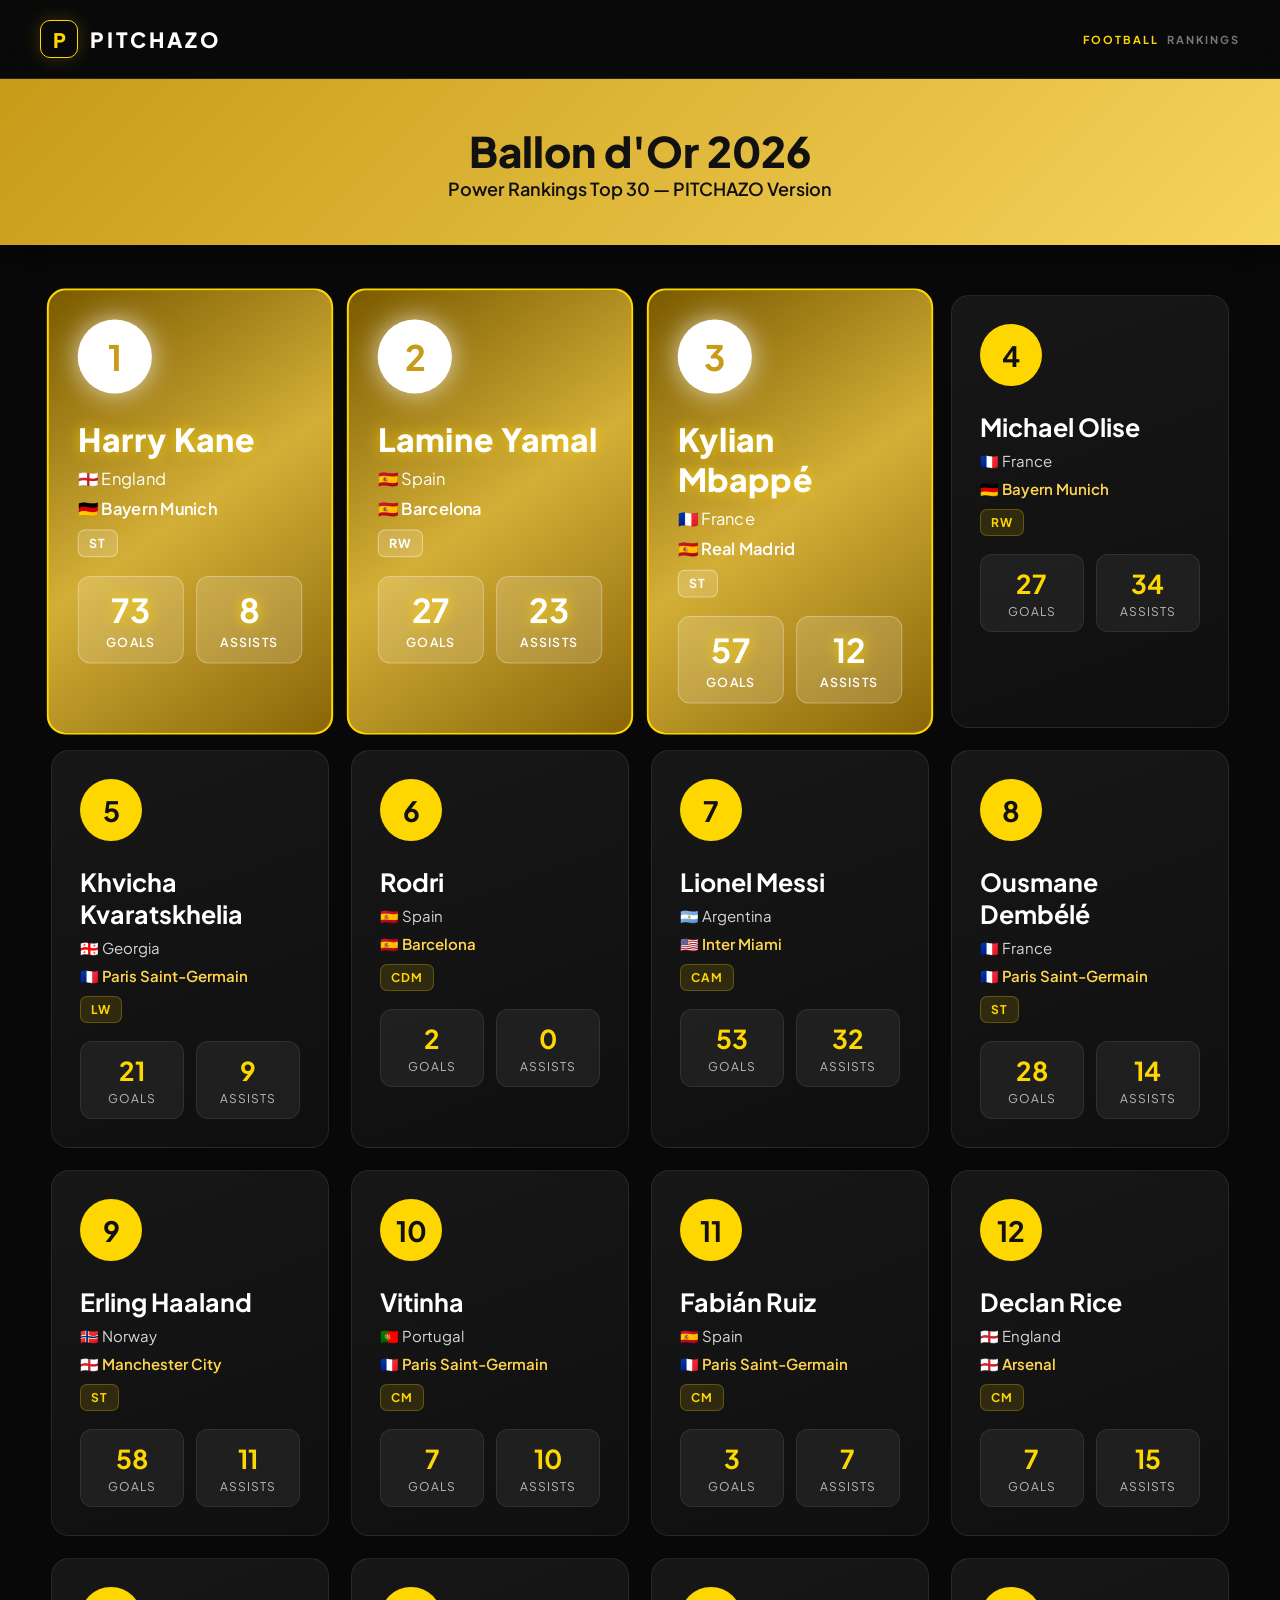
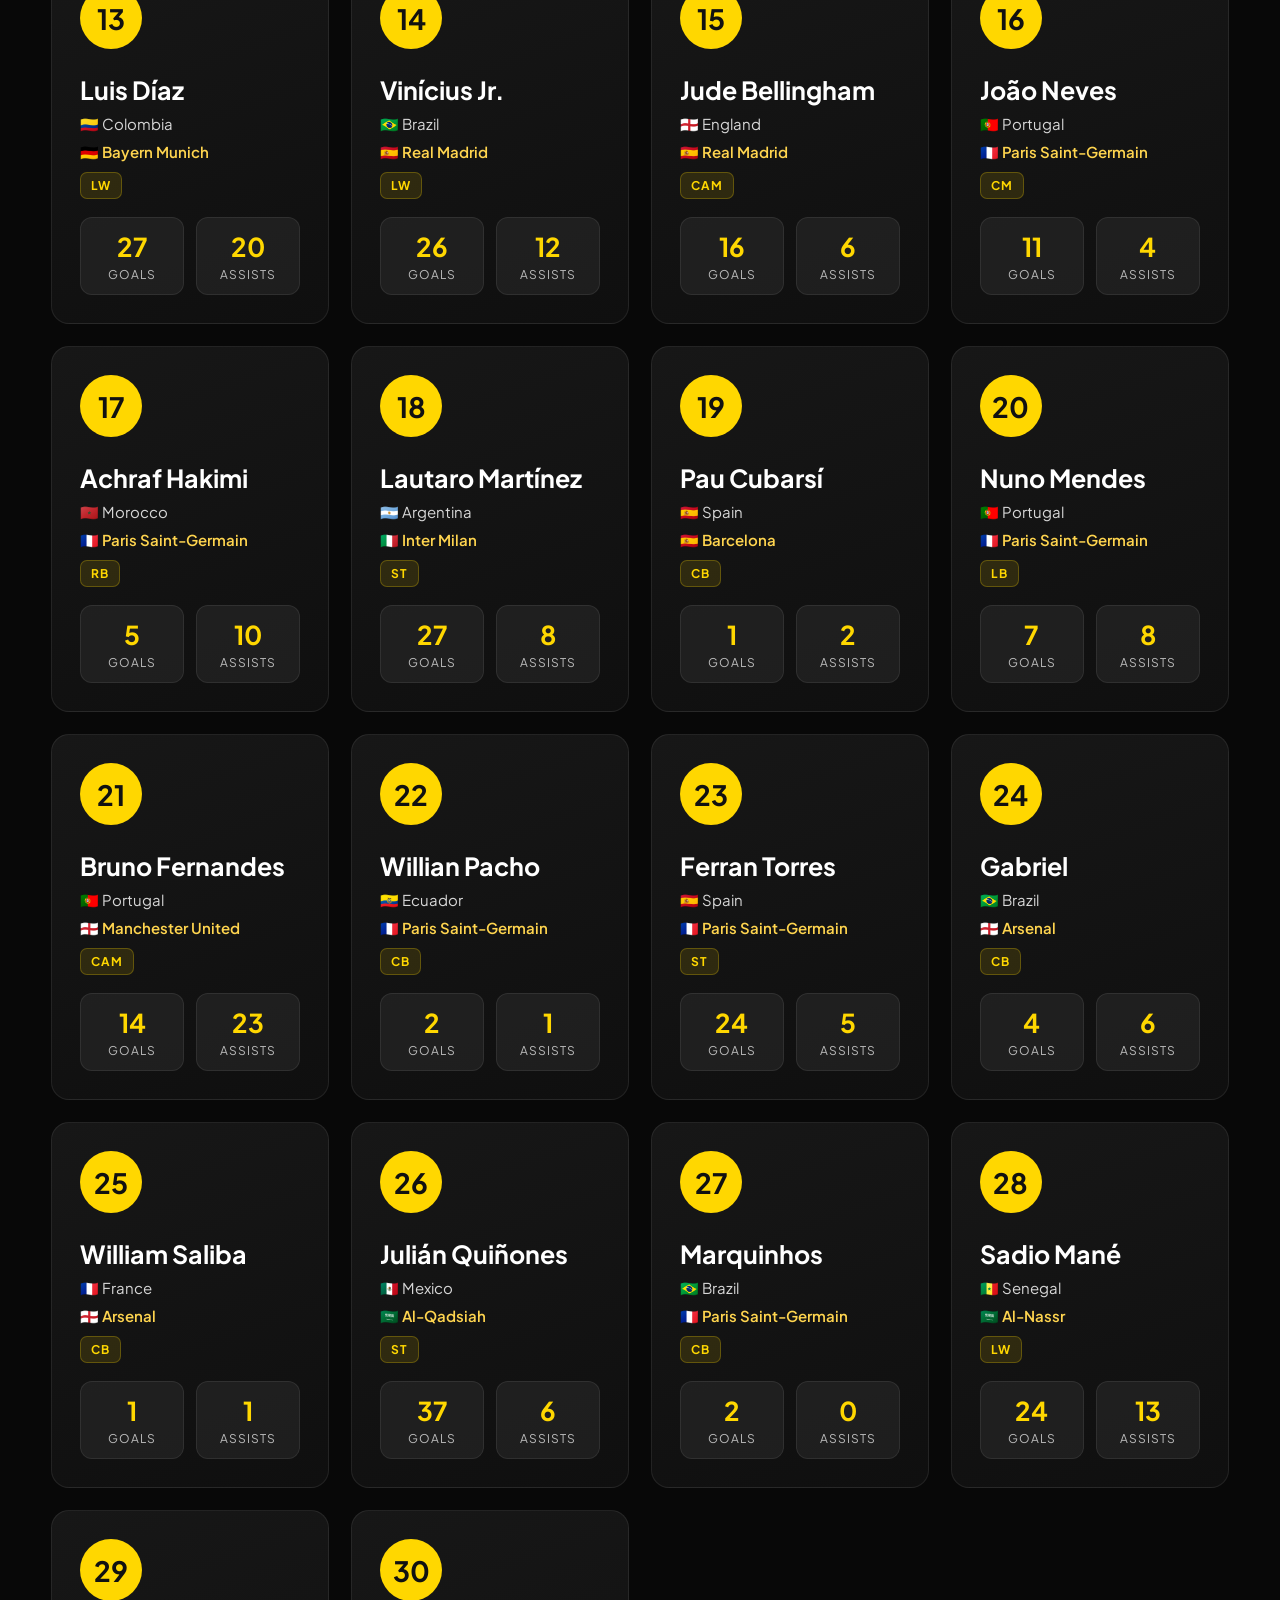
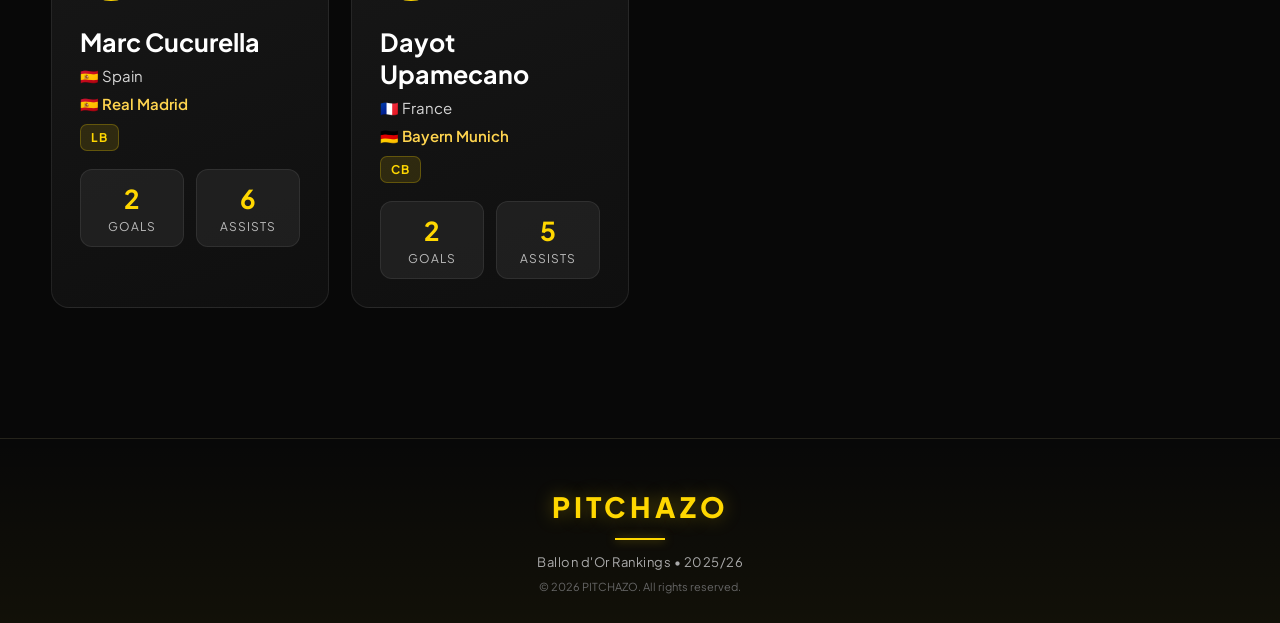
<file: ballondor.html>
<!DOCTYPE html>
<html lang="en">
<head>
    <meta charset="UTF-8">
    <meta name="viewport" content="width=device-width, initial-scale=1.0">
    <title>PITCHAZO — Ballon d'Or 2026 Power Rankings</title>
    <link rel="stylesheet" href="ballondor.css">
    <link href="https://fonts.googleapis.com/css2?family=Plus+Jakarta+Sans:wght@300;400;600;700;800;900&display=swap" rel="stylesheet">
</head>
<body>

    <!-- HEADER -->
    <header class="site-header">
        <div class="header-brand">
            <span class="brand-mark">P</span>
            <span class="brand-name">PITCHAZO</span>
        </div>

        <div class="header-title">
            <span>FOOTBALL</span>
            <span>RANKINGS</span>
        </div>
    </header>

    <header class="hero-banner">
        <h1>Ballon d'Or 2026</h1>
        <p>Power Rankings Top 30 — PITCHAZO Version</p>
    </header>

    <div class="container" id="ranking"></div>

    <!-- FOOTER -->
    <footer class="site-footer">
        <div class="footer-brand">PITCHAZO</div>
        <div class="footer-line"></div>
        <p>Ballon d'Or Rankings • 2025/26</p>
        <span>© 2026 PITCHAZO. All rights reserved.</span>
    </footer>

    <script src="ballondor.js"></script>
</body>
</html>
</file>
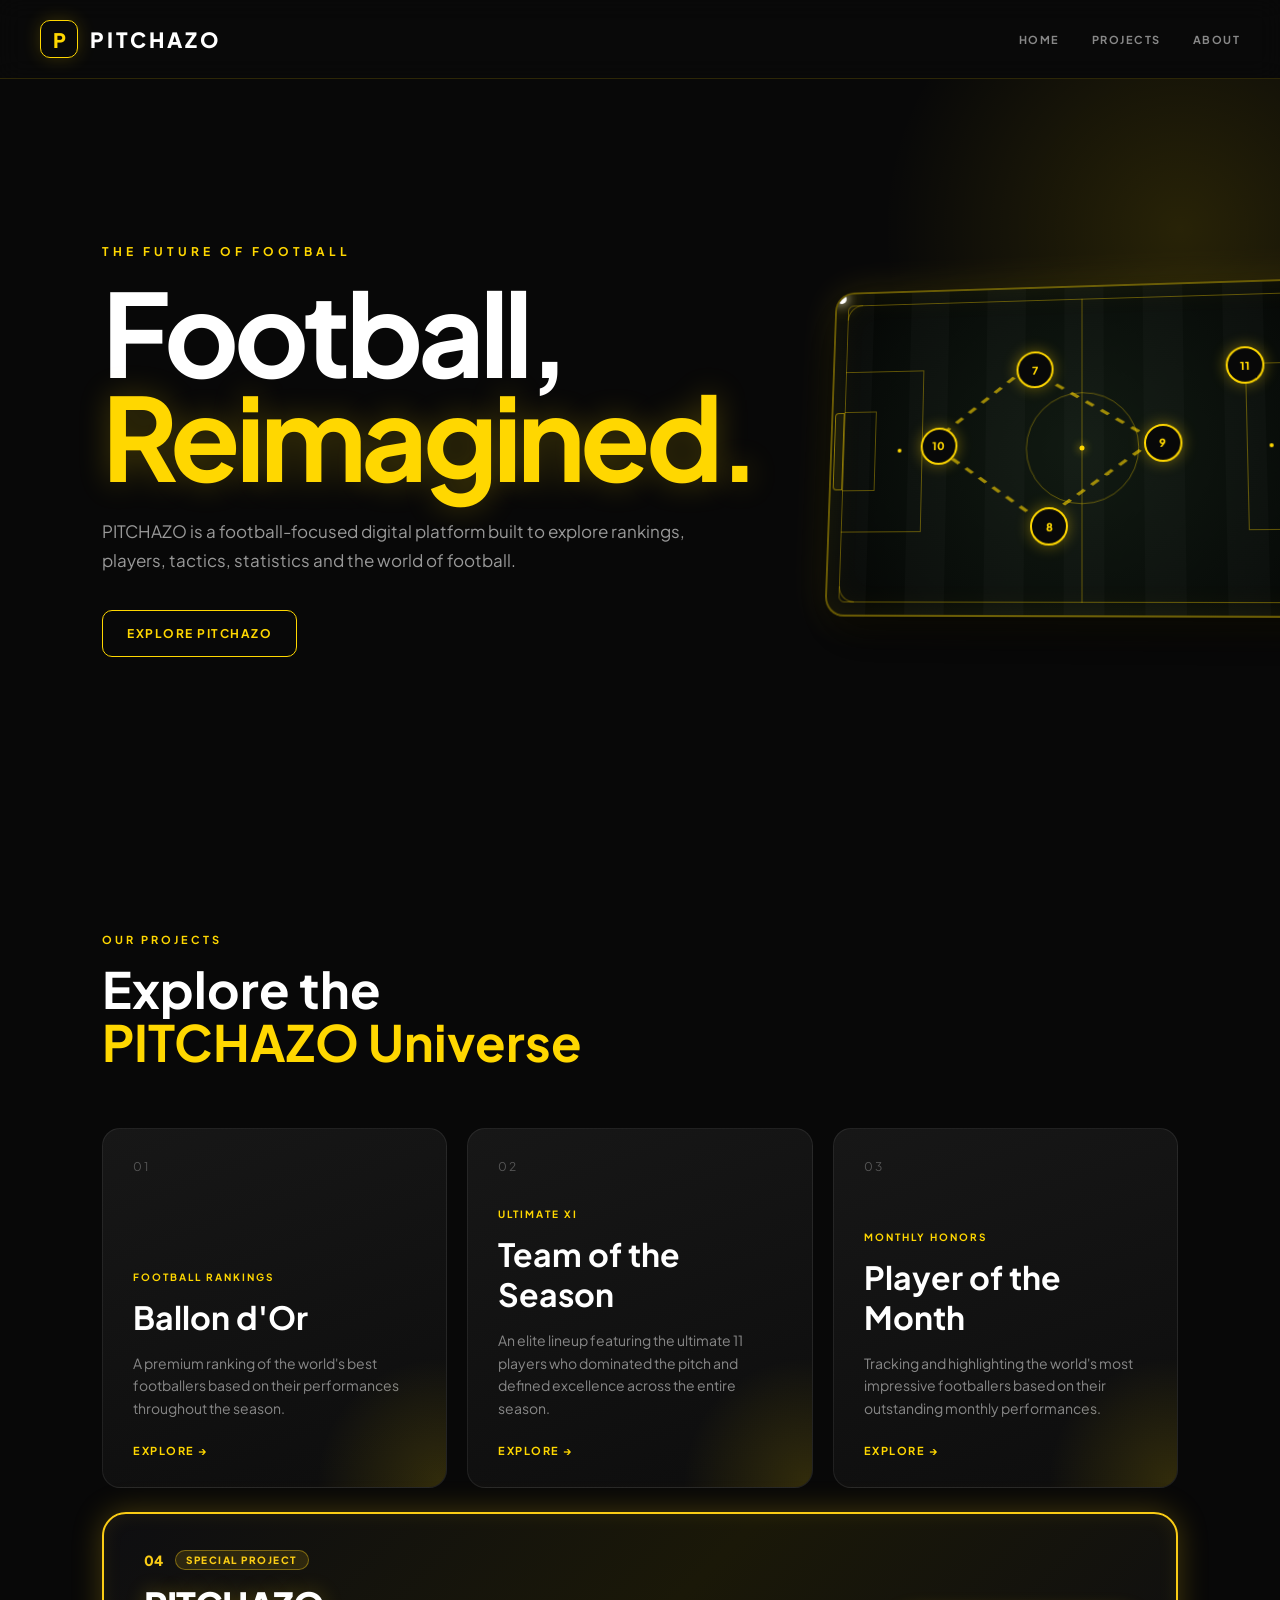
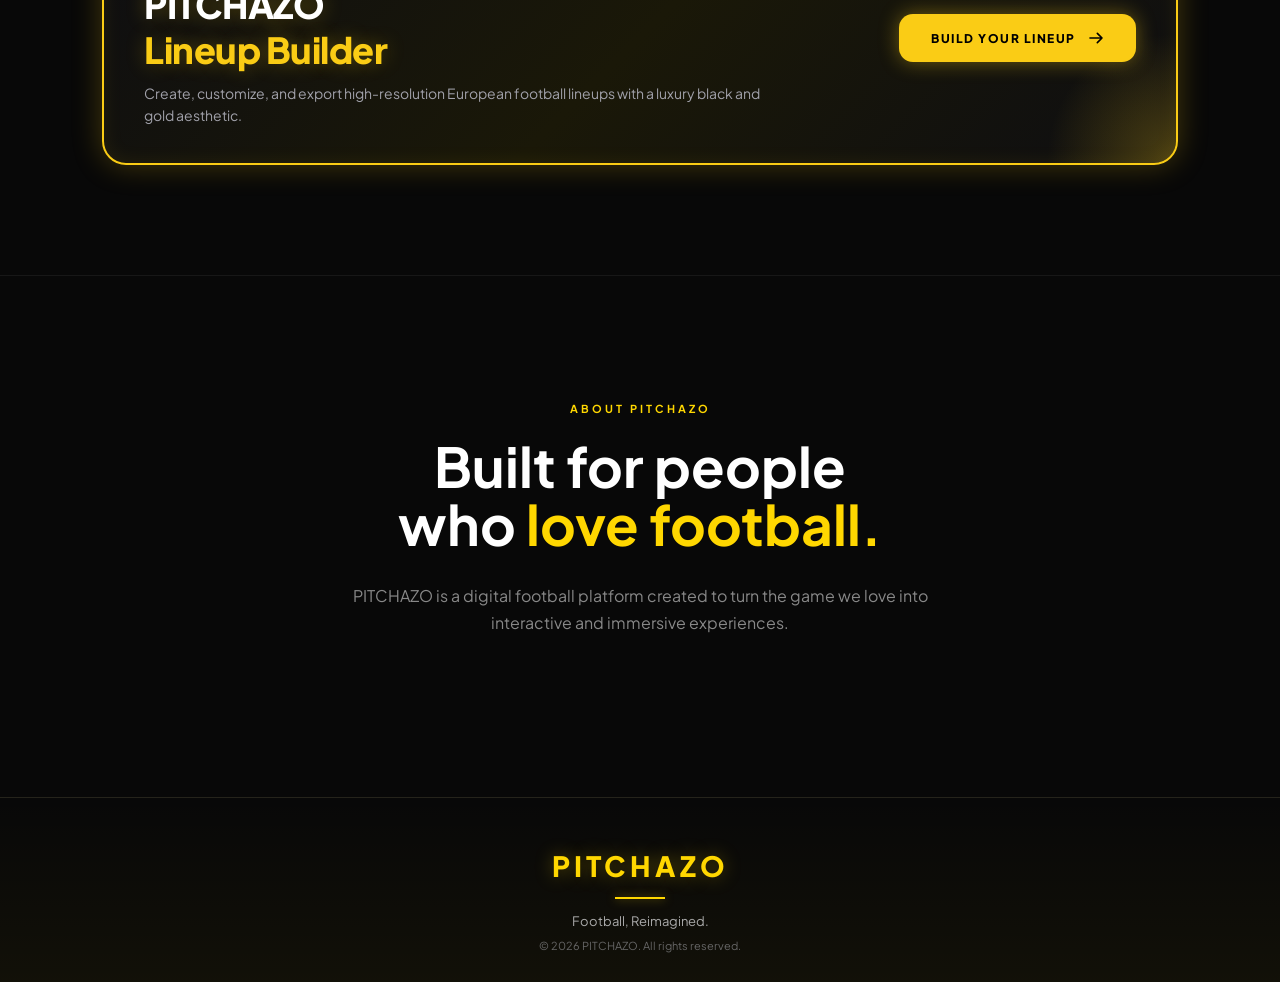
<file: home.html>
<!DOCTYPE html>
<html lang="en">
<head>
    <meta charset="UTF-8">
    <meta name="viewport" content="width=device-width, initial-scale=1.0">
    <title>PITCHAZO — Football, Reimagined.</title>
    <link rel="stylesheet" href="home.css">
</head>
<body>

    <!-- HEADER -->
    <header class="site-header">
        <div class="header-brand">
            <span class="brand-mark">P</span>
            <span class="brand-name">PITCHAZO</span>
        </div>

        <nav class="header-nav">
            <a href="#home">HOME</a>
            <a href="#projects">PROJECTS</a>
            <a href="#about">ABOUT</a>
        </nav>
    </header>

    <main>
        <!-- HERO -->
        <section class="hero" id="home">
            <div class="hero-content">
                <span class="hero-label">THE FUTURE OF FOOTBALL</span>
                <h1>
                    Football,<br>
                    <span>Reimagined.</span>
                </h1>
                <p>
                    PITCHAZO is a football-focused digital platform
                    built to explore rankings, players, tactics,
                    statistics and the world of football.
                </p>
                <a href="#projects" class="hero-button">EXPLORE PITCHAZO</a>
            </div>

            <!-- INTERACTIVE PITCH (ENHANCED) -->
            <div class="hero-pitch">
                <div class="pitch">
                    <!-- Pitch Grass Texture Pattern Overlay -->
                    <div class="pitch-pattern"></div>

                    <!-- Outer Boundary Line -->
                    <div class="pitch-boundary"></div>

                    <!-- Center Line & Circle -->
                    <div class="halfway-line"></div>
                    <div class="center-circle"></div>
                    <div class="center-dot"></div>

                    <!-- Penalty Areas -->
                    <div class="penalty-box left-penalty">
                        <div class="goal-box"></div>
                        <div class="penalty-arc"></div>
                        <div class="penalty-dot"></div>
                    </div>
                    <div class="penalty-box right-penalty">
                        <div class="goal-box"></div>
                        <div class="penalty-arc"></div>
                        <div class="penalty-dot"></div>
                    </div>

                    <!-- Goals -->
                    <div class="goal-net left-goal"></div>
                    <div class="goal-net right-goal"></div>

                    <!-- Corner Arcs -->
                    <div class="corner-arc top-left"></div>
                    <div class="corner-arc bottom-left"></div>
                    <div class="corner-arc top-right"></div>
                    <div class="corner-arc bottom-right"></div>

                    <!-- PASSING TACTICAL LINES -->
                    <svg class="pass-lines-svg" viewBox="0 0 100 100" preserveAspectRatio="none">
                        <line x1="20" y1="48" x2="39" y2="25" stroke="#FFD700" stroke-width="0.8" stroke-dasharray="2,2" opacity="0.6" />
                        <line x1="39" y1="25" x2="64" y2="48" stroke="#FFD700" stroke-width="0.8" stroke-dasharray="2,2" opacity="0.6" />
                        <line x1="64" y1="48" x2="42" y2="72" stroke="#FFD700" stroke-width="0.8" stroke-dasharray="2,2" opacity="0.6" />
                        <line x1="42" y1="72" x2="20" y2="48" stroke="#FFD700" stroke-width="0.8" stroke-dasharray="2,2" opacity="0.6" />
                    </svg>

                    <!-- PLAYERS -->
                    <div class="pitch-player player-one">
                        <span>10</span>
                        <div class="player-glow"></div>
                    </div>
                    <div class="pitch-player player-two">
                        <span>7</span>
                        <div class="player-glow"></div>
                    </div>
                    <div class="pitch-player player-three">
                        <span>9</span>
                        <div class="player-glow"></div>
                    </div>
                    <div class="pitch-player player-four">
                        <span>8</span>
                        <div class="player-glow"></div>
                    </div>
                    <div class="pitch-player player-five">
                        <span>11</span>
                        <div class="player-glow"></div>
                    </div>

                    <!-- GLOWING FOOTBALL -->
                    <div class="football"></div>
                </div>
            </div>
        </section>

        <!-- PROJECTS -->
        <section class="projects" id="projects">
            <div class="section-heading">
                <span>OUR PROJECTS</span>
                <h2>
                    Explore the<br>
                    <strong>PITCHAZO Universe</strong>
                </h2>
            </div>

            <div class="project-grid">
                <!-- BALLON D'OR -->
                <a href="ballondor.html" class="project-card">
                    <div class="project-number">01</div>
                    <div class="project-content">
                        <span class="project-category">FOOTBALL RANKINGS</span>
                        <h3>Ballon d'Or</h3>
                        <p>
                            A premium ranking of the world's
                            best footballers based on their
                            performances throughout the season.
                        </p>
                        <span class="project-link">EXPLORE →</span>
                    </div>
                </a>

                <!-- TOTS -->
                <a href="tots.html" class="project-card">
                    <div class="project-number">02</div>
                    <div class="project-content">
                        <span class="project-category">ULTIMATE XI</span>
                        <h3>Team of the Season</h3>
                        <p>
                            An elite lineup featuring the ultimate 11 players who dominated the pitch and defined excellence across the entire season.
                        </p>
                        <span class="project-link">EXPLORE →</span>
                    </div>
                </a>

                <!-- POTM -->
                <a href="potm.html" class="project-card">
                    <div class="project-number">03</div>
                    <div class="project-content">
                        <span class="project-category">MONTHLY HONORS</span>
                        <h3>Player of the Month</h3>
                        <p>
                            Tracking and highlighting the world's most impressive footballers based on their outstanding monthly performances.
                        </p>
                        <span class="project-link">EXPLORE →</span>
                    </div>
                </a>
            </div>

            <!-- SPECIAL PROJECT CARD -->
            <div class="pitchazo-special-card">
                <div class="special-card-content">
                    <div>
                        <div class="special-badge">
                            <span class="card-number">04</span>
                            <span class="badge-tag">SPECIAL PROJECT</span>
                        </div>
                        <h3 class="card-title">
                            PITCHAZO
                            <div class="specialltitle">Lineup Builder</div>
                        </h3>
                        <p class="card-description">
                            Create, customize, and export high-resolution European football lineups with a luxury black and gold aesthetic.
                        </p>
                    </div>
                    <div class="cta-wrapper">
                        <a href="special.html" class="special-btn">
                            <span>BUILD YOUR LINEUP</span>
                            <svg class="btn-arrow" fill="none" stroke="currentColor" viewBox="0 0 24 24" xmlns="http://www.w3.org/2000/svg">
                                <path stroke-linecap="round" stroke-linejoin="round" stroke-width="2.5" d="M14 5l7 7m0 0l-7 7m7-7H3"></path>
                            </svg>
                        </a>
                    </div>
                </div>
            </div>
        </section>

        <!-- ABOUT -->
        <section class="about" id="about">
            <span class="section-label">ABOUT PITCHAZO</span>
            <h2>
                Built for people<br>
                who <span>love football.</span>
            </h2>
            <p>
                PITCHAZO is a digital football platform
                created to turn the game we love into
                interactive and immersive experiences.
            </p>
        </section>
    </main>

    <!-- FOOTER -->
    <footer class="site-footer">
        <div class="footer-brand">PITCHAZO</div>
        <div class="footer-line"></div>
        <p>Football, Reimagined.</p>
        <span>© 2026 PITCHAZO. All rights reserved.</span>
    </footer>

    <script src="home.js"></script>
</body>
</html>
</file>
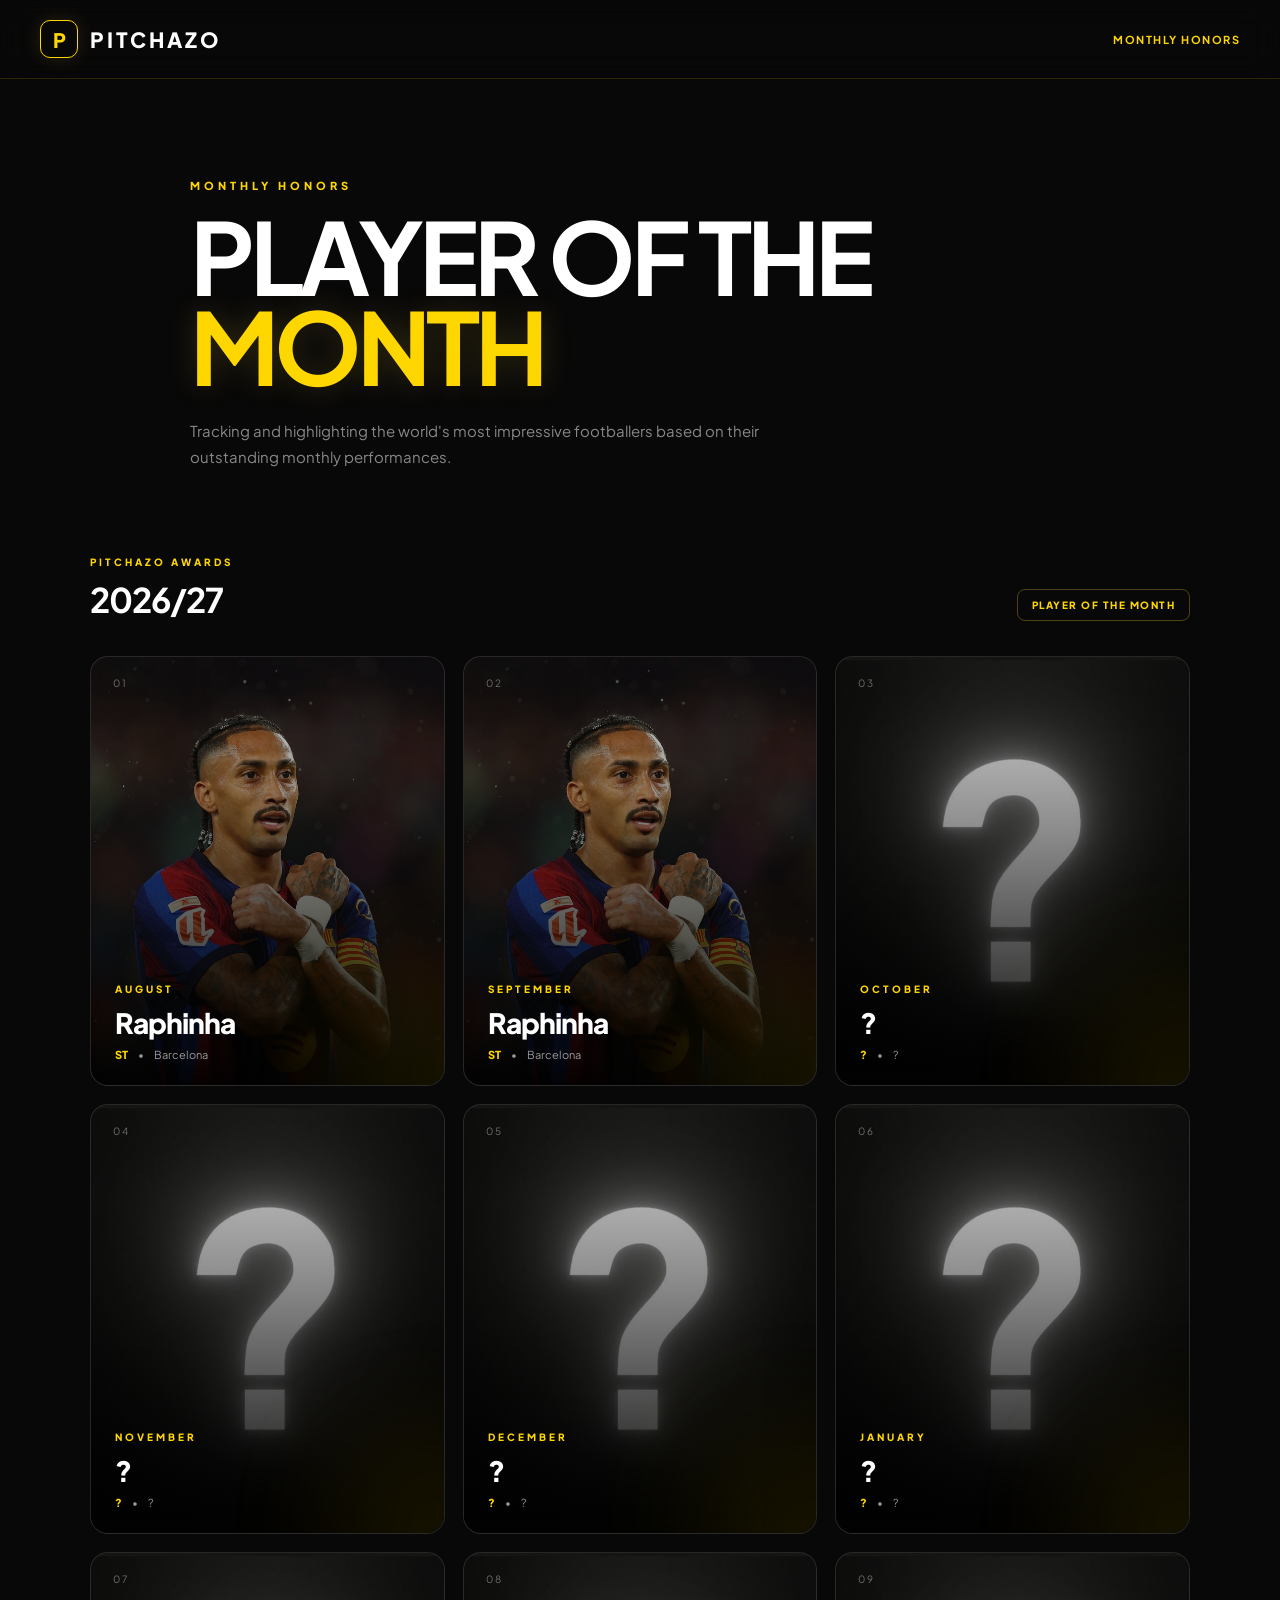
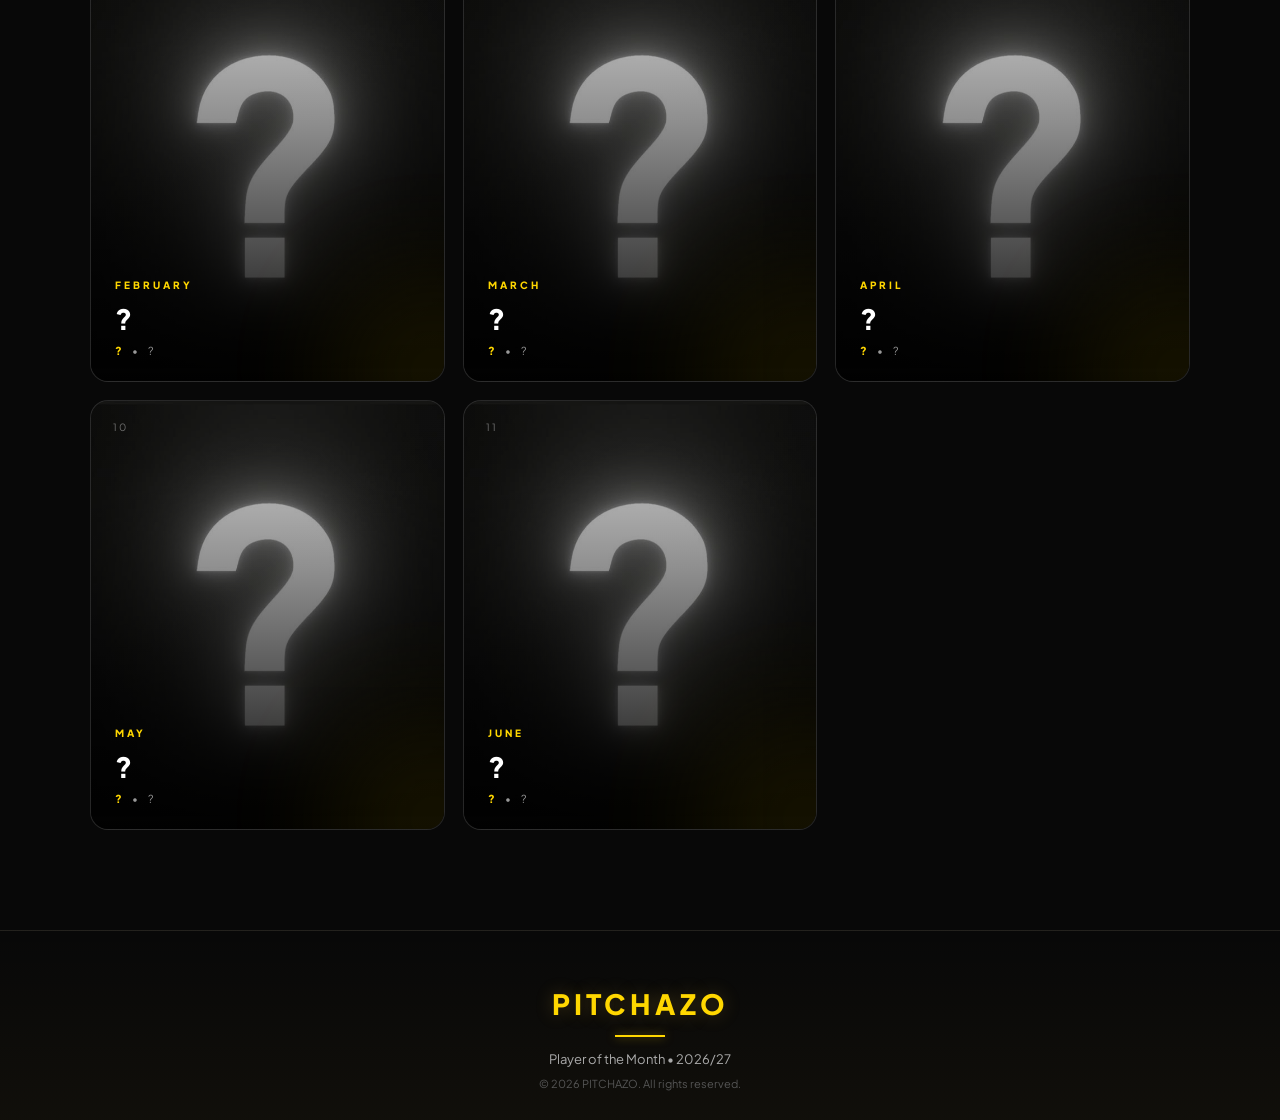
<file: potm.html>
<!DOCTYPE html>
<html lang="en">
<head>
    <meta charset="UTF-8">
    <meta name="viewport" content="width=device-width, initial-scale=1.0">
    <title>PITCHAZO — Player of the Month</title>
    <link rel="stylesheet" href="potm.css">
    <link href="https://fonts.googleapis.com/css2?family=Plus+Jakarta+Sans:wght@400;500;700;800;900&display=swap" rel="stylesheet">
</head>
<body>

    <!-- HEADER -->
    <header class="site-header">
        <div class="header-brand">
            <span class="brand-mark">P</span>
            <span class="brand-name">PITCHAZO</span>
        </div>

        <nav>
            <a class="active">MONTHLY HONORS</a>
        </nav>
    </header>

    <!-- HERO -->
    <section class="hero">
        <div class="eyebrow">MONTHLY HONORS</div>
        <h1>
            PLAYER OF THE
            <span>MONTH</span>
        </h1>
        <p>
            Tracking and highlighting the world's most impressive footballers based on their outstanding monthly performances.
        </p>
    </section>

    <!-- SEASON -->
    <section class="season-section">
        <div class="section-top">
            <div>
                <span class="section-label">PITCHAZO AWARDS</span>
                <h2>2026/27</h2>
            </div>
            <div class="season-badge">PLAYER OF THE MONTH</div>
        </div>

        <!-- MONTH GRID -->
        <div class="month-grid" id="monthGrid"></div>
    </section>

    <!-- FOOTER -->
    <footer class="site-footer">
        <div class="footer-brand">PITCHAZO</div>
        <div class="footer-line"></div>
        <p>Player of the Month • 2026/27</p>
        <span>© 2026 PITCHAZO. All rights reserved.</span>
    </footer>

    <script src="potm.js"></script>
</body>
</html>
</file>
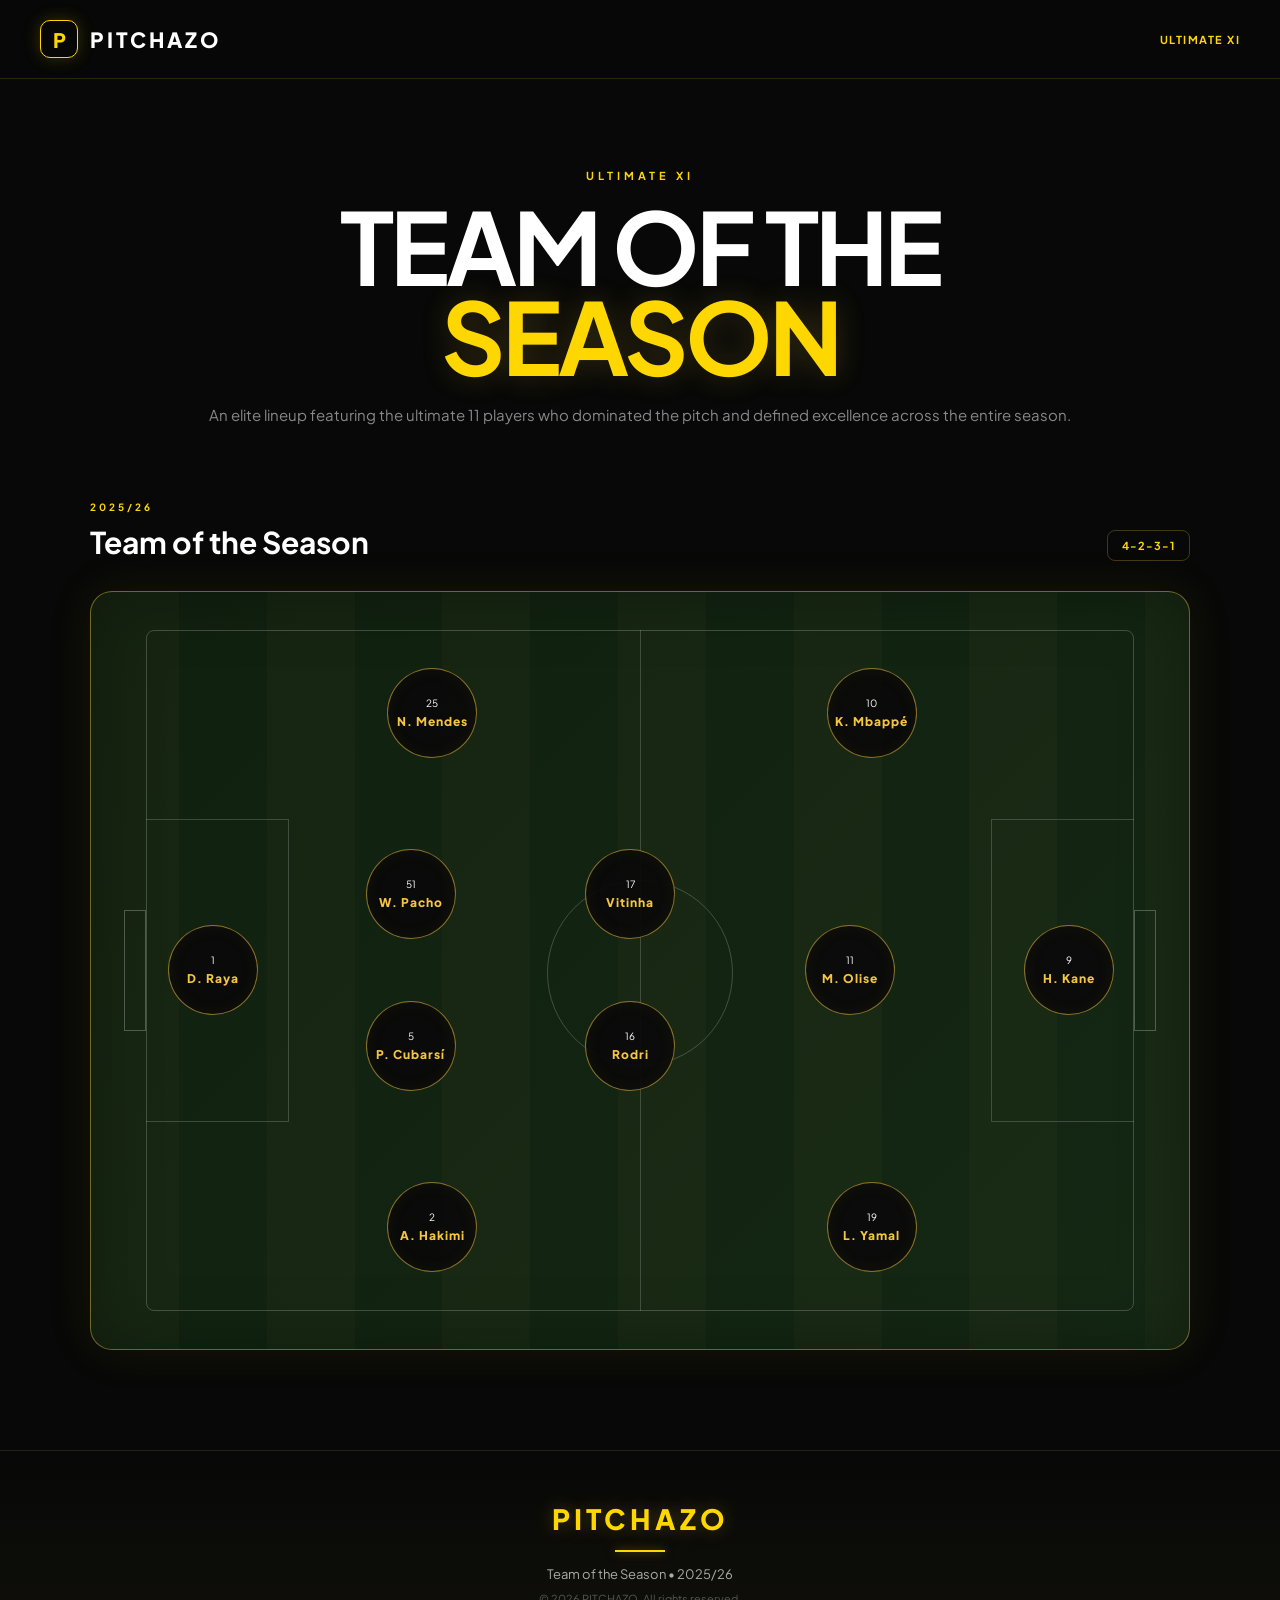
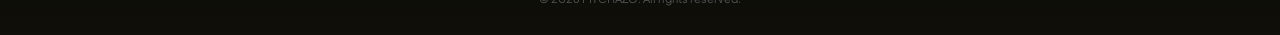
<file: tots.html>
<!DOCTYPE html>
<html lang="en">
<head>
    <meta charset="UTF-8">
    <meta name="viewport" content="width=device-width, initial-scale=1.0">
    <title>PITCHAZO — Team of the Season</title>
    <link rel="stylesheet" href="tots.css">
    <link href="https://fonts.googleapis.com/css2?family=Plus+Jakarta+Sans:wght@400;500;700;800;900&display=swap" rel="stylesheet">
</head>
<body>

    <!-- HEADER -->
    <header class="site-header">
        <div class="header-brand">
            <span class="brand-mark">P</span>
            <span class="brand-name">PITCHAZO</span>
        </div>

        <nav>
            <a class="active">ULTIMATE XI</a>
        </nav>
    </header>

    <!-- HERO -->
    <section class="hero">
        <div class="eyebrow">ULTIMATE XI</div>
        <h1>
            TEAM OF THE<br>
            <span>SEASON</span>
        </h1>
        <p>
            An elite lineup featuring the ultimate 11 players who dominated the pitch and defined excellence across the entire season.
        </p>
    </section>

    <!-- SQUAD -->
    <main class="squad-section">
        <div class="squad-header">
            <div>
                <span class="section-label">2025/26</span>
                <h2>Team of the Season</h2>
            </div>
            <div class="formation">4-2-3-1</div>
        </div>

        <!-- FOOTBALL PITCH -->
        <div class="pitch">
            <div class="pitch-line halfway"></div>
            <div class="center-circle"></div>
            <div class="penalty-box left"></div>
            <div class="penalty-box right"></div>
            <div class="goal left"></div>
            <div class="goal right"></div>

            <!-- PLAYERS -->
            <div class="player-slot goalkeeper" data-position="GK">
                <div class="slot-number">1</div>
                <span>D. Raya</span>
            </div>

            <div class="player-slot left-back" data-position="LB">
                <div class="slot-number">25</div>
                <span>N. Mendes</span>
            </div>

            <div class="player-slot center-back-one" data-position="CB">
                <div class="slot-number">51</div>
                <span>W. Pacho</span>
            </div>

            <div class="player-slot center-back-two" data-position="CB">
                <div class="slot-number">5</div>
                <span>P. Cubarsí</span>
            </div>

            <div class="player-slot right-back" data-position="RB">
                <div class="slot-number">2</div>
                <span>A. Hakimi</span>
            </div>

            <div class="player-slot midfielder-one" data-position="CM">
                <div class="slot-number">17</div>
                <span>Vitinha</span>
            </div>

            <div class="player-slot midfielder-two" data-position="CM">
                <div class="slot-number">16</div>
                <span>Rodri</span>
            </div>

            <div class="player-slot left-wing" data-position="LW">
                <div class="slot-number">10</div>
                <span>K. Mbappé</span>
            </div>

            <div class="player-slot attacking-mid" data-position="CAM">
                <div class="slot-number">11</div>
                <span>M. Olise</span>
            </div>

            <div class="player-slot right-wing" data-position="RW">
                <div class="slot-number">19</div>
                <span>L. Yamal</span>
            </div>

            <div class="player-slot striker" data-position="ST">
                <div class="slot-number">9</div>
                <span>H. Kane</span>
            </div>
        </div>
    </main>

    <!-- FOOTER -->
    <footer class="site-footer">
        <div class="footer-brand">PITCHAZO</div>
        <div class="footer-line"></div>
        <p>Team of the Season • 2025/26</p>
        <span>© 2026 PITCHAZO. All rights reserved.</span>
    </footer>

</body>
</html>
</file>
<file: ballondor.css>
* {
    margin: 0;
    padding: 0;
    box-sizing: border-box;
    font-family: 'Plus Jakarta Sans', sans-serif;
}

body {
    background: #080808;
    color: #fff;
}

/* HEADER UNIFORM */
.site-header {
    position: sticky;
    top: 0;
    display: flex;
    align-items: center;
    justify-content: space-between;
    padding: 20px 40px;
    background: rgba(10, 10, 10, 0.85);
    border-bottom: 1px solid rgba(255, 215, 0, 0.15);
    backdrop-filter: blur(12px);
    -webkit-backdrop-filter: blur(12px);
    z-index: 100;
}

.header-brand {
    display: flex;
    align-items: center;
    gap: 12px;
}

.brand-mark {
    width: 38px;
    height: 38px;
    display: flex;
    align-items: center;
    justify-content: center;
    border: 1px solid #FFD700;
    border-radius: 10px;
    color: #FFD700;
    font-size: 20px;
    font-weight: 900;
    box-shadow: 0 0 18px rgba(255, 215, 0, 0.2);
}

.brand-name {
    color: #fff;
    font-size: 21px;
    font-weight: 900;
    letter-spacing: 3px;
}

.header-title {
    display: flex;
    gap: 8px;
    font-size: 11px;
    font-weight: 700;
    letter-spacing: 2px;
    color: #777;
}

.header-title span:first-child {
    color: #FFD700;
}

/* HERO BANNER */
.hero-banner {
    text-align: center;
    padding: 45px;
    background: linear-gradient(135deg, #c79b18, #f7d45c);
    color: #111;
    box-shadow: 0 10px 30px rgba(0, 0, 0, .5);
}

.hero-banner h1 {
    font-size: 42px;
    font-weight: 900;
}

.hero-banner p {
    font-size: 18px;
    font-weight: 600;
}

/* RANKING GRID */
.container {
    width: 92%;
    max-width: 1300px;
    margin: auto;
    padding: 50px 0;
    display: grid;
    grid-template-columns: repeat(auto-fill, minmax(260px, 1fr));
    gap: 22px;
}

.card {
    background: linear-gradient(160deg, #171717, #0f0f0f);
    border: 1px solid rgba(255, 255, 255, .08);
    border-radius: 18px;
    padding: 28px;
    position: relative;
    overflow: hidden;
    transition: .3s;
}

.card:hover {
    transform: translateY(-8px);
    border-color: gold;
    box-shadow: 0 0 30px rgba(255, 215, 0, .35);
}

.rank {
    width: 62px;
    height: 62px;
    border-radius: 50%;
    background: gold;
    color: #111;
    font-size: 28px;
    font-weight: 700;
    display: flex;
    justify-content: center;
    align-items: center;
    margin-bottom: 25px;
}

.info h2 {
    font-size: 25px;
    margin-bottom: 8px;
}

.position {
    display: inline-block;
    margin-top: 10px;
    padding: 5px 10px;
    border-radius: 7px;
    background: rgba(255, 215, 0, .12);
    border: 1px solid rgba(255, 215, 0, .25);
    color: #FFD700;
    font-size: 12px;
    font-weight: 700;
    letter-spacing: 1px;
}

.country, .club {
    margin-top: 8px;
    color: #d7d7d7;
    font-size: 15px;
    display: flex;
    align-items: center;
    gap: 8px;
}

.club {
    color: #ffd54f;
    font-weight: 600;
}

.stats {
    display: flex;
    gap: 12px;
    margin-top: 18px;
}

.stat {
    flex: 1;
    background: rgba(255, 255, 255, .06);
    border: 1px solid rgba(255, 255, 255, .08);
    border-radius: 12px;
    padding: 12px;
    text-align: center;
    transition: .3s;
}

.stat:hover {
    background: rgba(255, 215, 0, .12);
    border-color: #FFD700;
}

.number {
    font-size: 26px;
    font-weight: 700;
    color: #FFD700;
}

.label {
    margin-top: 4px;
    font-size: 12px;
    letter-spacing: 1px;
    color: #bdbdbd;
    text-transform: uppercase;
}

/* TOP 3 SPECIAL STYLING */
.top3 {
    position: relative;
    background: linear-gradient(145deg, #7a5a00, #d4af37, #8a6508);
    border: 2px solid #ffd700;
    transform: scale(1.03);
    overflow: hidden;
}

.top3::before {
    content: "";
    position: absolute;
    inset: 0;
    background: linear-gradient(120deg, transparent 20%, rgba(255, 255, 255, .18) 50%, transparent 80%);
    transform: translateX(-120%);
    animation: shine 5s infinite;
    z-index: 1;
    pointer-events: none;
}

@keyframes shine {
    100% { transform: translateX(120%); }
}

.top3 .rank {
    width: 72px;
    height: 72px;
    font-size: 34px;
    background: white;
    color: #c79b18;
    box-shadow: 0 0 25px rgba(255, 255, 255, .7);
}

.top3 .info h2 {
    font-size: 31px;
    font-weight: 800;
    letter-spacing: .5px;
    color: #fff;
    text-shadow: 0 0 12px rgba(255, 215, 0, .7);
}

.top3 .position {
    background: rgba(255, 255, 255, .15);
    border-color: rgba(255, 255, 255, .4);
    color: #fff;
}

.top3 .country, .top3 .club {
    font-size: 16px;
    color: #fff;
}

.top3 .stat {
    background: rgba(255, 255, 255, .15);
    border: 1px solid rgba(255, 255, 255, .3);
}

.top3 .stat:hover{
    background:rgba(255,255,255,.25);
    border-color:#fff;
    transform:scale(1.05);
}

.top3 .number {
    font-size: 32px;
    color: white;
    text-shadow: 0 0 12px gold;
}

.top3 .label {
    color: #fff;
    font-weight: 600;
}

.top3:hover {
    transform: scale(1.06) translateY(-10px);
    box-shadow: 0 0 40px rgba(255, 215, 0, .65), 0 0 80px rgba(255, 215, 0, .25);
}

/* FOOTER UNIFORM */
.site-footer {
    margin-top: 80px;
    padding: 50px 20px 30px;
    text-align: center;
    background: linear-gradient(180deg, transparent, rgba(255, 215, 0, .04));
    border-top: 1px solid rgba(255, 255, 255, .08);
}

.footer-brand {
    font-size: 28px;
    font-weight: 900;
    letter-spacing: 4px;
    color: #FFD700;
    text-shadow: 0 0 18px rgba(255, 215, 0, .35);
}

.footer-line {
    width: 50px;
    height: 2px;
    margin: 14px auto;
    background: #FFD700;
    box-shadow: 0 0 10px rgba(255, 215, 0, .5);
}

.site-footer p {
    margin: 0;
    color: #aaa;
    font-size: 13px;
    letter-spacing: .5px;
}

.site-footer span {
    display: block;
    margin-top: 10px;
    color: #666;
    font-size: 11px;
}

@media (max-width: 600px) {
    .site-header { padding: 16px 20px; }
    .brand-name { font-size: 17px; letter-spacing: 2px; }
    .brand-mark { width: 32px; height: 32px; font-size: 17px; }
    .header-title { display: none; }
}
</file>
<file: home.css>
@import url('https://fonts.googleapis.com/css2?family=Plus+Jakarta+Sans:wght@400;500;700;800;900&display=swap');

* {
    margin: 0;
    padding: 0;
    box-sizing: border-box;
}

html {
    scroll-behavior: smooth;
}

body {
    font-family: 'Plus Jakarta Sans', Arial, Helvetica, sans-serif;
    background: #080808;
    color: #fff;
    overflow-x: hidden;
}

/* HEADER UNIFORM */
.site-header {
    position: sticky;
    top: 0;
    display: flex;
    align-items: center;
    justify-content: space-between;
    padding: 20px 40px;
    background: rgba(10, 10, 10, 0.88);
    border-bottom: 1px solid rgba(255, 215, 0, 0.15);
    backdrop-filter: blur(12px);
    -webkit-backdrop-filter: blur(12px);
    z-index: 100;
}

.header-brand {
    display: flex;
    align-items: center;
    gap: 12px;
}

.brand-mark {
    width: 38px;
    height: 38px;
    display: flex;
    align-items: center;
    justify-content: center;
    border: 1px solid #FFD700;
    border-radius: 10px;
    color: #FFD700;
    font-size: 20px;
    font-weight: 900;
    box-shadow: 0 0 18px rgba(255, 215, 0, 0.2);
}

.brand-name {
    color: #fff;
    font-size: 21px;
    font-weight: 900;
    letter-spacing: 3px;
}

.header-nav {
    display: flex;
    gap: 32px;
}

.header-nav a {
    text-decoration: none;
    color: #888;
    font-size: 11px;
    font-weight: 700;
    letter-spacing: 1.5px;
    transition: .3s;
}

.header-nav a:hover,
.header-nav a.active {
    color: #FFD700;
}

/* HERO */
.hero {
    min-height: 82vh;
    display: flex;
    align-items: center;
    justify-content: space-between;
    gap: 70px;
    padding: 80px 8%;
    position: relative;
    overflow: hidden;
}

.hero::before {
    content: "";
    position: absolute;
    width: 600px;
    height: 600px;
    right: -200px;
    top: -150px;
    background: radial-gradient(circle, rgba(255, 215, 0, 0.13), transparent 70%);
    pointer-events: none;
}

.hero-content {
    max-width: 650px;
    position: relative;
    z-index: 5;
}

.hero-label {
    color: #FFD700;
    font-size: 12px;
    font-weight: 700;
    letter-spacing: 4px;
}

.hero h1 {
    margin-top: 20px;
    font-size: clamp(60px, 9vw, 120px);
    line-height: .9;
    letter-spacing: -5px;
}

.hero h1 span {
    color: #FFD700;
    text-shadow: 0 0 30px rgba(255, 215, 0, 0.25);
}

.hero p {
    max-width: 600px;
    margin-top: 30px;
    color: #999;
    font-size: 17px;
    line-height: 1.7;
}

.hero-button {
    display: inline-block;
    margin-top: 35px;
    padding: 15px 24px;
    border: 1px solid #FFD700;
    border-radius: 10px;
    color: #FFD700;
    text-decoration: none;
    font-size: 12px;
    font-weight: 700;
    letter-spacing: 1.5px;
    transition: .3s;
}

.hero-button:hover {
    background: #FFD700;
    color: #080808;
    box-shadow: 0 0 25px rgba(255, 215, 0, 0.4);
}

/* ==========================================
   INTERACTIVE PITCH (PREMIUM LUXURY DESIGN)
========================================== */
.hero-pitch {
    width: 520px;
    flex-shrink: 0;
    position: relative;
    perspective: 1000px;
}

.pitch {
    width: 100%;
    aspect-ratio: 1.55;
    position: relative;
    border-radius: 20px;
    background: radial-gradient(circle at 50% 50%, #111a12 0%, #080c09 70%, #040504 100%);
    border: 2px solid rgba(255, 215, 0, 0.4);
    box-shadow: 
        0 20px 50px rgba(0, 0, 0, 0.8),
        0 0 40px rgba(255, 215, 0, 0.15),
        inset 0 0 35px rgba(255, 215, 0, 0.08);
    overflow: hidden;
    transform: rotateX(8deg) rotateY(-6deg);
    transition: transform 0.5s cubic-bezier(0.16, 1, 0.3, 1), box-shadow 0.5s ease;
}

.pitch:hover {
    transform: rotateX(0deg) rotateY(0deg) scale(1.02);
    box-shadow: 
        0 25px 60px rgba(0, 0, 0, 0.9),
        0 0 50px rgba(255, 215, 0, 0.25),
        inset 0 0 40px rgba(255, 215, 0, 0.12);
}

/* Grass Pattern Overlay Stripes */
.pitch-pattern {
    position: absolute;
    inset: 0;
    background: repeating-linear-gradient(
        90deg,
        rgba(255, 255, 255, 0.02) 0px,
        rgba(255, 255, 255, 0.02) 40px,
        transparent 40px,
        transparent 80px
    );
    pointer-events: none;
}

/* Pitch Inner Lines */
.pitch-boundary {
    position: absolute;
    inset: 12px;
    border: 1px solid rgba(255, 215, 0, 0.35);
    border-radius: 6px;
    pointer-events: none;
}

.halfway-line {
    position: absolute;
    left: 50%;
    top: 12px;
    bottom: 12px;
    width: 1px;
    background: rgba(255, 215, 0, 0.35);
    transform: translateX(-50%);
}

.center-circle {
    position: absolute;
    top: 50%;
    left: 50%;
    width: 22%;
    aspect-ratio: 1;
    transform: translate(-50%, -50%);
    border: 1px solid rgba(255, 215, 0, 0.35);
    border-radius: 50%;
}

.center-dot {
    position: absolute;
    top: 50%;
    left: 50%;
    width: 5px;
    height: 5px;
    background: #FFD700;
    border-radius: 50%;
    transform: translate(-50%, -50%);
    box-shadow: 0 0 8px #FFD700;
}

/* Penalty Areas */
.penalty-box {
    position: absolute;
    top: 25%;
    height: 50%;
    width: 16%;
    border: 1px solid rgba(255, 215, 0, 0.35);
}

.left-penalty {
    left: 12px;
    border-left: none;
}

.right-penalty {
    right: 12px;
    border-right: none;
}

.goal-box {
    position: absolute;
    top: 25%;
    height: 50%;
    width: 42%;
    border: 1px solid rgba(255, 215, 0, 0.35);
}

.left-penalty .goal-box { left: 0; border-left: none; }
.right-penalty .goal-box { right: 0; border-right: none; }

.penalty-dot {
    position: absolute;
    top: 50%;
    width: 4px;
    height: 4px;
    background: #FFD700;
    border-radius: 50%;
    transform: translateY(-50%);
}

.left-penalty .penalty-dot { left: 70%; }
.right-penalty .penalty-dot { right: 70%; }

/* Corner Arcs */
.corner-arc {
    position: absolute;
    width: 16px;
    height: 16px;
    border: 1px solid rgba(255, 215, 0, 0.35);
}

.top-left { top: 12px; left: 12px; border-right: none; border-bottom: none; border-top-left-radius: 100%; }
.bottom-left { bottom: 12px; left: 12px; border-right: none; border-top: none; border-bottom-left-radius: 100%; }
.top-right { top: 12px; right: 12px; border-left: none; border-bottom: none; border-top-right-radius: 100%; }
.bottom-right { bottom: 12px; right: 12px; border-left: none; border-top: none; border-bottom-right-radius: 100%; }

/* Goal Nets */
.goal-net {
    position: absolute;
    top: 38%;
    height: 24%;
    width: 10px;
    border: 1px solid rgba(255, 215, 0, 0.5);
    background: rgba(255, 215, 0, 0.05);
}

.left-goal { left: 2px; border-radius: 4px 0 0 4px; }
.right-goal { right: 2px; border-radius: 0 4px 4px 0; }

/* SVG Pass Lines */
.pass-lines-svg {
    position: absolute;
    inset: 0;
    width: 100%;
    height: 100%;
    pointer-events: none;
    z-index: 2;
}

/* Player Nodes */
.pitch-player {
    position: absolute;
    width: 38px;
    height: 38px;
    display: flex;
    align-items: center;
    justify-content: center;
    border-radius: 50%;
    background: #080808;
    border: 2px solid #FFD700;
    color: #FFD700;
    font-size: 11px;
    font-weight: 900;
    box-shadow: 0 0 15px rgba(255, 215, 0, 0.4);
    z-index: 5;
    cursor: pointer;
    transition: all 0.3s cubic-bezier(0.175, 0.885, 0.32, 1.275);
}

.pitch-player span {
    position: relative;
    z-index: 2;
}

.player-glow {
    position: absolute;
    inset: -4px;
    border-radius: 50%;
    background: rgba(255, 215, 0, 0.2);
    filter: blur(4px);
    opacity: 0;
    transition: opacity 0.3s ease;
}

.pitch-player:hover {
    transform: scale(1.25);
    background: #FFD700;
    color: #000;
    box-shadow: 0 0 25px rgba(255, 215, 0, 0.9);
}

.pitch-player:hover .player-glow {
    opacity: 1;
}

.player-one { left: 18%; top: 43%; }
.player-two { left: 37%; top: 20%; }
.player-three { left: 62%; top: 43%; }
.player-four { left: 40%; top: 68%; }
.player-five { left: 78%; top: 20%; }

/* Animated Football */
.football {
    position: absolute;
    width: 10px;
    height: 10px;
    border-radius: 50%;
    background: #ffffff;
    box-shadow: 0 0 12px #ffffff, 0 0 20px #FFD700;
    z-index: 6;
    animation: smoothPass 6s infinite ease-in-out;
}

@keyframes smoothPass {
    0%, 100% { left: 20%; top: 48%; }
    25% { left: 39%; top: 25%; }
    50% { left: 64%; top: 48%; }
    75% { left: 42%; top: 72%; }
}

/* PROJECTS */
.projects {
    padding: 110px 8%;
}

.section-heading > span {
    color: #FFD700;
    font-size: 11px;
    font-weight: 700;
    letter-spacing: 3px;
}

.section-heading h2 {
    margin-top: 15px;
    font-size: 50px;
    line-height: 1.05;
}

.section-heading strong {
    color: #FFD700;
}

.project-grid {
    display: grid;
    grid-template-columns: repeat(3, 1fr);
    gap: 20px;
    margin-top: 60px;
}

.project-card {
    position: relative;
    min-height: 360px;
    padding: 30px;
    display: flex;
    flex-direction: column;
    justify-content: space-between;
    text-decoration: none;
    color: #fff;
    background: linear-gradient(160deg, #171717, #0d0d0d);
    border: 1px solid rgba(255, 255, 255, 0.08);
    border-radius: 18px;
    overflow: hidden;
    transition: .35s;
}

.project-card::before {
    content: "";
    position: absolute;
    width: 250px;
    height: 250px;
    right: -120px;
    bottom: -120px;
    background: radial-gradient(circle, rgba(255, 215, 0, 0.15), transparent 70%);
    transition: .35s;
}

.project-card:hover {
    transform: translateY(-10px);
    border-color: #FFD700;
    box-shadow: 0 0 35px rgba(255, 215, 0, 0.18);
}

.project-card:hover::before {
    transform: scale(1.5);
}

.project-number {
    font-size: 12px;
    color: #555;
    letter-spacing: 2px;
}

.project-category {
    color: #FFD700;
    font-size: 10px;
    font-weight: 700;
    letter-spacing: 2px;
}

.project-content h3 {
    margin-top: 12px;
    font-size: 32px;
}

.project-content p {
    margin-top: 15px;
    color: #888;
    line-height: 1.6;
    font-size: 14px;
}

.project-link {
    display: block;
    margin-top: 25px;
    color: #FFD700;
    font-size: 11px;
    font-weight: 700;
    letter-spacing: 1.5px;
}

/* SPECIAL CARD */
.pitchazo-special-card {
    width: 100%;
    margin-top: 24px;
    background: linear-gradient(135deg, #0e0e11 0%, #1a1808 50%, #0e0e11 100%);
    border: 2px solid #facc15;
    border-radius: 24px;
    padding: 36px 40px;
    position: relative;
    overflow: hidden;
    box-shadow: 0 0 30px rgba(250, 204, 21, 0.25), inset 0 0 20px rgba(250, 204, 21, 0.08);
    transition: all 0.35s cubic-bezier(0.16, 1, 0.3, 1);
}

.pitchazo-special-card::after {
    content: '';
    position: absolute;
    bottom: -120px;
    right: -120px;
    width: 250px;
    height: 250px;
    background: radial-gradient(circle, rgba(250, 204, 21, 0.25) 0%, rgba(0, 0, 0, 0) 70%);
    pointer-events: none;
}

.pitchazo-special-card:hover {
    border-color: #ffe054;
    box-shadow: 0 0 40px rgba(250, 204, 21, 0.4), inset 0 0 25px rgba(250, 204, 21, 0.12);
    transform: translateY(-2px);
}

.special-card-content {
    display: flex;
    flex-direction: row;
    justify-content: space-between;
    align-items: center;
    gap: 24px;
    position: relative;
    z-index: 2;
}

.special-badge {
    display: flex;
    align-items: center;
    gap: 12px;
    margin-bottom: 12px;
}

.card-number {
    font-size: 14px;
    font-weight: 800;
    color: #facc15;
}

.badge-tag {
    font-size: 10px;
    font-weight: 900;
    letter-spacing: 1.5px;
    color: #facc15;
    background: rgba(250, 204, 21, 0.12);
    border: 1px solid rgba(250, 204, 21, 0.4);
    padding: 3px 10px;
    border-radius: 20px;
    text-transform: uppercase;
}

.card-title {
    font-size: 36px;
    font-weight: 900;
    color: #ffffff;
    margin-top: 2px;
    letter-spacing: -0.5px;
    text-shadow: 0 0 20px rgba(250, 204, 21, 0.3);
}

.specialltitle {
    color: #facc15;
}

.card-description {
    font-size: 14px;
    color: #a1a1aa;
    margin-top: 10px;
    max-width: 640px;
    line-height: 1.6;
    font-weight: 400;
}

.special-btn {
    display: inline-flex;
    align-items: center;
    gap: 12px;
    background: #facc15;
    color: #000000;
    padding: 16px 32px;
    border-radius: 14px;
    font-size: 12px;
    font-weight: 900;
    letter-spacing: 1.5px;
    text-decoration: none;
    text-transform: uppercase;
    box-shadow: 0 0 20px rgba(250, 204, 21, 0.4);
    transition: all 0.3s ease;
    white-space: nowrap;
}

.special-btn:hover {
    background: #ffe054;
    box-shadow: 0 0 30px rgba(250, 204, 21, 0.7);
    transform: scale(1.04);
}

.btn-arrow {
    width: 16px;
    height: 16px;
    transition: transform 0.3s ease;
}

.special-btn:hover .btn-arrow {
    transform: translateX(4px);
}

/* ABOUT */
.about {
    padding: 120px 8%;
    text-align: center;
    border-top: 1px solid rgba(255, 255, 255, 0.06);
}

.section-label {
    color: #FFD700;
    font-size: 11px;
    font-weight: 700;
    letter-spacing: 3px;
}

.about h2 {
    margin-top: 20px;
    font-size: 55px;
    line-height: 1.05;
}

.about h2 span {
    color: #FFD700;
}

.about p {
    max-width: 600px;
    margin: 30px auto 0;
    color: #888;
    line-height: 1.7;
}

/* FOOTER UNIFORM */
.site-footer {
    margin-top: 40px;
    padding: 50px 20px 30px;
    text-align: center;
    background: linear-gradient(180deg, transparent, rgba(255, 215, 0, 0.04));
    border-top: 1px solid rgba(255, 255, 255, 0.08);
}

.footer-brand {
    font-size: 28px;
    font-weight: 900;
    letter-spacing: 4px;
    color: #FFD700;
    text-shadow: 0 0 18px rgba(255, 215, 0, 0.35);
}

.footer-line {
    width: 50px;
    height: 2px;
    margin: 14px auto;
    background: #FFD700;
    box-shadow: 0 0 10px rgba(255, 215, 0, 0.5);
}

.site-footer p {
    margin: 0;
    color: #aaa;
    font-size: 13px;
}

.site-footer span {
    display: block;
    margin-top: 10px;
    color: #666;
    font-size: 11px;
}

/* RESPONSIVE */
@media(max-width: 900px) {
    .hero {
        flex-direction: column;
        align-items: flex-start;
        padding-top: 70px;
        padding-bottom: 70px;
    }
    .hero-pitch {
        width: min(500px, 100%);
        align-self: center;
    }
}

@media(max-width: 768px) {
    .special-card-content {
        flex-direction: column;
        align-items: flex-start;
    }
    .pitchazo-special-card {
        padding: 28px 24px;
    }
    .card-title {
        font-size: 28px;
    }
    .cta-wrapper {
        width: 100%;
        margin-top: 12px;
    }
    .special-btn {
        width: 100%;
        justify-content: center;
    }
}

@media(max-width: 700px) {
    .site-header { padding: 16px 20px; }
    .brand-name { font-size: 17px; letter-spacing: 2px; }
    .brand-mark { width: 32px; height: 32px; font-size: 17px; }
    .header-nav { display: none; }
    .hero { padding: 70px 25px; gap: 50px; }
    .hero h1 { font-size: 62px; letter-spacing: -3px; }
    .hero p { font-size: 15px; }
    .projects { padding: 80px 25px; }
    .section-heading h2 { font-size: 40px; }
    .project-grid { grid-template-columns: 1fr; }
    .about { padding: 90px 25px; }
    .about h2 { font-size: 42px; }
}
</file>
<file: potm.css>
* {
    margin: 0;
    padding: 0;
    box-sizing: border-box;
}

body {
    background: #080808;
    color: #fff;
    font-family: 'Plus Jakarta Sans', Arial, sans-serif;
    overflow-x: hidden;
}

/* HEADER UNIFORM */
.site-header {
    position: sticky;
    top: 0;
    z-index: 100;
    display: flex;
    align-items: center;
    justify-content: space-between;
    padding: 20px 40px;
    background: rgba(8, 8, 8, .88);
    border-bottom: 1px solid rgba(255, 215, 0, .15);
    backdrop-filter: blur(16px);
    -webkit-backdrop-filter: blur(16px);
}

.header-brand {
    display: flex;
    align-items: center;
    gap: 12px;
}

.brand-mark {
    width: 38px;
    height: 38px;
    display: flex;
    align-items: center;
    justify-content: center;
    border: 1px solid #FFD700;
    border-radius: 10px;
    color: #FFD700;
    font-size: 20px;
    font-weight: 900;
    box-shadow: 0 0 18px rgba(245, 197, 66, .15);
}

.brand-name {
    font-size: 21px;
    font-weight: 900;
    letter-spacing: 3px;
    color: #fff;
}

nav {
    display: flex;
    gap: 30px;
}

nav a {
    color: #666;
    text-decoration: none;
    font-size: 11px;
    font-weight: 700;
    letter-spacing: 1.5px;
    transition: .3s;
}

nav a:hover,
nav a.active {
    color: #FFD700;
}

/* HERO */
.hero {
    position: relative;
    width: min(900px, 90%);
    margin: auto;
    padding: 100px 0 80px;
}

.eyebrow {
    margin-bottom: 18px;
    color: #FFD700;
    font-size: 11px;
    font-weight: 800;
    letter-spacing: 4px;
}

.hero h1 {
    max-width: 750px;
    font-size: clamp(55px, 8vw, 100px);
    line-height: .9;
    letter-spacing: -5px;
}

.hero h1 span {
    color: #FFD700;
    text-shadow: 0 0 30px rgba(245, 197, 66, .18);
}

.hero p {
    max-width: 570px;
    margin-top: 28px;
    color: #888;
    font-size: 15px;
    line-height: 1.7;
}

/* SEASON */
.season-section {
    width: min(1100px, 90%);
    margin: auto;
    padding-bottom: 100px;
}

.section-top {
    display: flex;
    align-items: flex-end;
    justify-content: space-between;
    margin-bottom: 35px;
}

.section-label {
    color: #FFD700;
    font-size: 10px;
    font-weight: 800;
    letter-spacing: 3px;
}

.section-top h2 {
    margin-top: 8px;
    font-size: 34px;
    letter-spacing: -1px;
}

.season-badge {
    padding: 9px 14px;
    border: 1px solid rgba(245, 197, 66, .3);
    border-radius: 8px;
    color: #FFD700;
    font-size: 10px;
    font-weight: 800;
    letter-spacing: 1.5px;
}

/* MONTH GRID */
.month-grid {
    display: grid;
    grid-template-columns: repeat(3, 1fr);
    gap: 18px;
}

.month-card {
    position: relative;
    min-height: 430px;
    overflow: hidden;
    border: 1px solid rgba(255, 255, 255, .1);
    border-radius: 18px;
    background: linear-gradient(145deg, #151515, #0d0d0d);
    transition: .35s;
    cursor: pointer;
}

.month-card:hover {
    transform: translateY(-8px);
    border-color: rgba(245, 197, 66, .55);
    box-shadow: 0 20px 50px rgba(0, 0, 0, .45), 0 0 30px rgba(245, 197, 66, .08);
}

.player-image {
    position: absolute;
    inset: 0;
    width: 100%;
    height: 100%;
    object-fit: cover;
    object-position: center;
    opacity: .72;
    transition: .5s;
}

.month-card:hover .player-image {
    transform: scale(1.06);
    opacity: .85;
}

.month-card::after {
    content: "";
    position: absolute;
    inset: 0;
    background: linear-gradient(180deg, rgba(0, 0, 0, .05) 20%, rgba(0, 0, 0, .25) 40%, rgba(0, 0, 0, .95) 100%);
}

.month-card::before {
    content: "";
    position: absolute;
    width: 180px;
    height: 180px;
    right: -80px;
    bottom: -80px;
    background: #FFD700;
    border-radius: 50%;
    filter: blur(70px);
    opacity: .13;
    z-index: 1;
    transition: .4s;
}

.month-card:hover::before {
    opacity: .25;
    transform: scale(1.2);
}

.card-content {
    position: absolute;
    left: 24px;
    right: 24px;
    bottom: 24px;
    z-index: 3;
}

.month {
    margin-bottom: 10px;
    color: #FFD700;
    font-size: 10px;
    font-weight: 800;
    letter-spacing: 3px;
}

.player-name {
    font-size: 28px;
    font-weight: 900;
    letter-spacing: -1px;
}

.player-meta {
    display: flex;
    gap: 10px;
    margin-top: 8px;
    color: #999;
    font-size: 11px;
}

.player-position {
    color: #FFD700;
    font-weight: 800;
}

.card-number {
    position: absolute;
    top: 20px;
    left: 22px;
    z-index: 3;
    color: rgba(255, 255, 255, .4);
    font-size: 10px;
    letter-spacing: 2px;
}

/* FOOTER UNIFORM */
.site-footer {
    padding: 55px 20px 30px;
    text-align: center;
    border-top: 1px solid rgba(255, 255, 255, .08);
    background: linear-gradient(180deg, transparent, rgba(245, 197, 66, .035));
}

.footer-brand {
    color: #FFD700;
    font-size: 28px;
    font-weight: 900;
    letter-spacing: 4px;
    text-shadow: 0 0 18px rgba(245, 197, 66, .25);
}

.footer-line {
    width: 50px;
    height: 2px;
    margin: 14px auto;
    background: #FFD700;
    box-shadow: 0 0 10px rgba(255, 215, 0, .5);
}

.site-footer p {
    color: #aaa;
    font-size: 13px;
}

.site-footer span {
    display: block;
    margin-top: 10px;
    color: #555;
    font-size: 11px;
}

@media(max-width: 800px) {
    .site-header { padding: 16px 20px; }
    .brand-name { font-size: 17px; }
    nav { display: none; }
    .hero { padding: 80px 0 60px; }
    .hero h1 { font-size: 56px; letter-spacing: -3px; }
    .month-grid { grid-template-columns: 1fr; }
    .month-card { min-height: 450px; }
    .section-top { align-items: flex-start; flex-direction: column; gap: 18px; }
}
</file>
<file: tots.css>
* {
    margin: 0;
    padding: 0;
    box-sizing: border-box;
}

body {
    background: #070807;
    color: #fff;
    font-family: 'Plus Jakarta Sans', Arial, sans-serif;
    overflow-x: hidden;
}

/* HEADER UNIFORM */
.site-header {
    position: sticky;
    top: 0;
    z-index: 100;
    display: flex;
    align-items: center;
    justify-content: space-between;
    padding: 20px 40px;
    background: rgba(7, 8, 7, .9);
    border-bottom: 1px solid rgba(255, 215, 0, .15);
    backdrop-filter: blur(14px);
    -webkit-backdrop-filter: blur(14px);
}

.header-brand {
    display: flex;
    align-items: center;
    gap: 12px;
}

.brand-mark {
    width: 38px;
    height: 38px;
    display: flex;
    align-items: center;
    justify-content: center;
    border: 1px solid #FFD700;
    border-radius: 10px;
    color: #FFD700;
    font-size: 20px;
    font-weight: 900;
    box-shadow: 0 0 18px rgba(255, 215, 0, .2);
}

.brand-name {
    font-size: 21px;
    font-weight: 900;
    letter-spacing: 3px;
    color: #fff;
}

nav {
    display: flex;
    gap: 30px;
}

nav a {
    color: #777;
    text-decoration: none;
    font-size: 11px;
    font-weight: 700;
    letter-spacing: 1.5px;
    transition: .3s;
}

nav a:hover,
nav a.active {
    color: #FFD700;
}

/* HERO */
.hero {
    padding: 90px 8% 70px;
    text-align: center;
}

.eyebrow {
    color: #FFD700;
    font-size: 11px;
    font-weight: 700;
    letter-spacing: 4px;
}

.hero h1 {
    margin-top: 18px;
    font-size: clamp(55px, 8vw, 100px);
    line-height: .9;
    letter-spacing: -4px;
}

.hero h1 span {
    color: #FFD700;
    text-shadow: 0 0 30px rgba(245, 197, 66, .2);
}

.hero p {
    margin-top: 25px;
    color: #888;
    font-size: 15px;
}

/* SQUAD */
.squad-section {
    width: min(1100px, 90%);
    margin: auto;
    padding-bottom: 100px;
}

.squad-header {
    display: flex;
    justify-content: space-between;
    align-items: flex-end;
    margin-bottom: 30px;
}

.section-label {
    color: #FFD700;
    font-size: 10px;
    font-weight: 700;
    letter-spacing: 3px;
}

.squad-header h2 {
    margin-top: 8px;
    font-size: 30px;
}

.formation {
    padding: 8px 14px;
    border: 1px solid rgba(245, 197, 66, .25);
    border-radius: 8px;
    color: #FFD700;
    font-size: 11px;
    font-weight: 700;
    letter-spacing: 1px;
}

/* PITCH */
.pitch {
    position: relative;
    width: 100%;
    aspect-ratio: 1.45;
    overflow: hidden;
    border: 1px solid rgba(245, 197, 66, .4);
    border-radius: 22px;
    background: repeating-linear-gradient(90deg, rgba(245, 197, 66, .025) 0, rgba(245, 197, 66, .025) 8%, transparent 8%, transparent 16%), linear-gradient(135deg, #10200f, #142814);
    box-shadow: 0 0 50px rgba(245, 197, 66, .08), inset 0 0 70px rgba(0, 0, 0, .3);
}

.pitch::before {
    content: "";
    position: absolute;
    inset: 5%;
    border: 1px solid rgba(255, 255, 255, .2);
    border-radius: 8px;
}

.halfway {
    position: absolute;
    left: 50%;
    top: 5%;
    width: 1px;
    height: 90%;
    background: rgba(255, 255, 255, .18);
}

.center-circle {
    position: absolute;
    width: 17%;
    aspect-ratio: 1;
    left: 41.5%;
    top: 38%;
    border: 1px solid rgba(255, 255, 255, .2);
    border-radius: 50%;
}

.penalty-box {
    position: absolute;
    top: 30%;
    width: 13%;
    height: 40%;
    border: 1px solid rgba(255, 255, 255, .18);
}

.penalty-box.left { left: 5%; border-left: none; }
.penalty-box.right { right: 5%; border-right: none; }

.goal {
    position: absolute;
    top: 42%;
    width: 2%;
    height: 16%;
    border: 1px solid rgba(255, 255, 255, .25);
}

.goal.left { left: 3%; }
.goal.right { right: 3%; }

/* PLAYERS SLOTS */
.player-slot {
    position: absolute;
    width: 90px;
    height: 90px;
    display: flex;
    flex-direction: column;
    align-items: center;
    justify-content: center;
    border: 1px solid rgba(245, 197, 66, .55);
    border-radius: 50%;
    background: rgba(10, 10, 10, 0.95);
    color: #f5c542;
    transition: .3s;
    cursor: pointer;
    box-shadow: inset 0 0 20px rgba(245, 197, 66, .04);
}

.player-slot:hover {
    transform: scale(1.12);
    background: rgb(136, 100, 0);
    color: #fff;
    box-shadow: 0 0 25px rgba(245, 197, 66, .35), inset 0 0 20px rgba(245, 197, 66, .08);
}

.slot-number {
    font-size: 10px;
    color: #ffffff;
    margin-bottom: 5px;
}

.player-slot span {
    font-size: 12px;
    font-weight: 800;
    letter-spacing: 1px;
}

.goalkeeper { left: 7%; top: 44%; }
.left-back { left: 27%; top: 10%; }
.center-back-one { left: 25%; top: 34%; }
.center-back-two { left: 25%; top: 54%; }
.right-back { left: 27%; top: 78%; }
.midfielder-one { left: 45%; top: 34%; }
.midfielder-two { left: 45%; top: 54%; }
.left-wing { left: 67%; top: 10%; }
.attacking-mid { left: 65%; top: 44%; }
.right-wing { left: 67%; top: 78%; }
.striker { left: 85%; top: 44%; }

/* FOOTER UNIFORM */
.site-footer {
    padding: 50px 20px 30px;
    text-align: center;
    border-top: 1px solid rgba(255, 255, 255, .08);
    background: linear-gradient(180deg, transparent, rgba(245, 197, 66, .035));
}

.footer-brand {
    font-size: 28px;
    font-weight: 900;
    letter-spacing: 4px;
    color: #FFD700;
    text-shadow: 0 0 18px rgba(245, 197, 66, .3);
}

.footer-line {
    width: 50px;
    height: 2px;
    margin: 14px auto;
    background: #FFD700;
    box-shadow: 0 0 10px rgba(255, 215, 0, .5);
}

.site-footer p {
    color: #aaa;
    font-size: 13px;
}

.site-footer span {
    display: block;
    margin-top: 10px;
    color: #555;
    font-size: 11px;
}

@media(max-width: 700px) {
    .site-header { padding: 16px 20px; }
    .brand-name { font-size: 17px; }
    nav { display: none; }
    .hero { padding: 70px 20px 50px; }
    .hero h1 { font-size: 55px; }
    .squad-section { width: 94%; }
    .pitch { aspect-ratio: .72; }
    .player-slot { width: 58px; height: 58px; }
    .player-slot span { font-size: 9px; }
    .slot-number { font-size: 8px; }
    .goalkeeper { left: 7%; top: 43%; }
    .left-back { left: 18%; top: 67%; }
    .center-back-one { left: 35%; top: 52%; }
    .center-back-two { left: 54%; top: 52%; }
    .right-back { left: 70%; top: 67%; }
    .midfielder-one { left: 27%; top: 32%; }
    .midfielder-two { left: 56%; top: 32%; }
    .left-wing { left: 15%; top: 13%; }
    .attacking-mid { left: 43%; top: 18%; }
    .right-wing { left: 70%; top: 13%; }
    .striker { left: 43%; top: 3%; }
}
</file>
